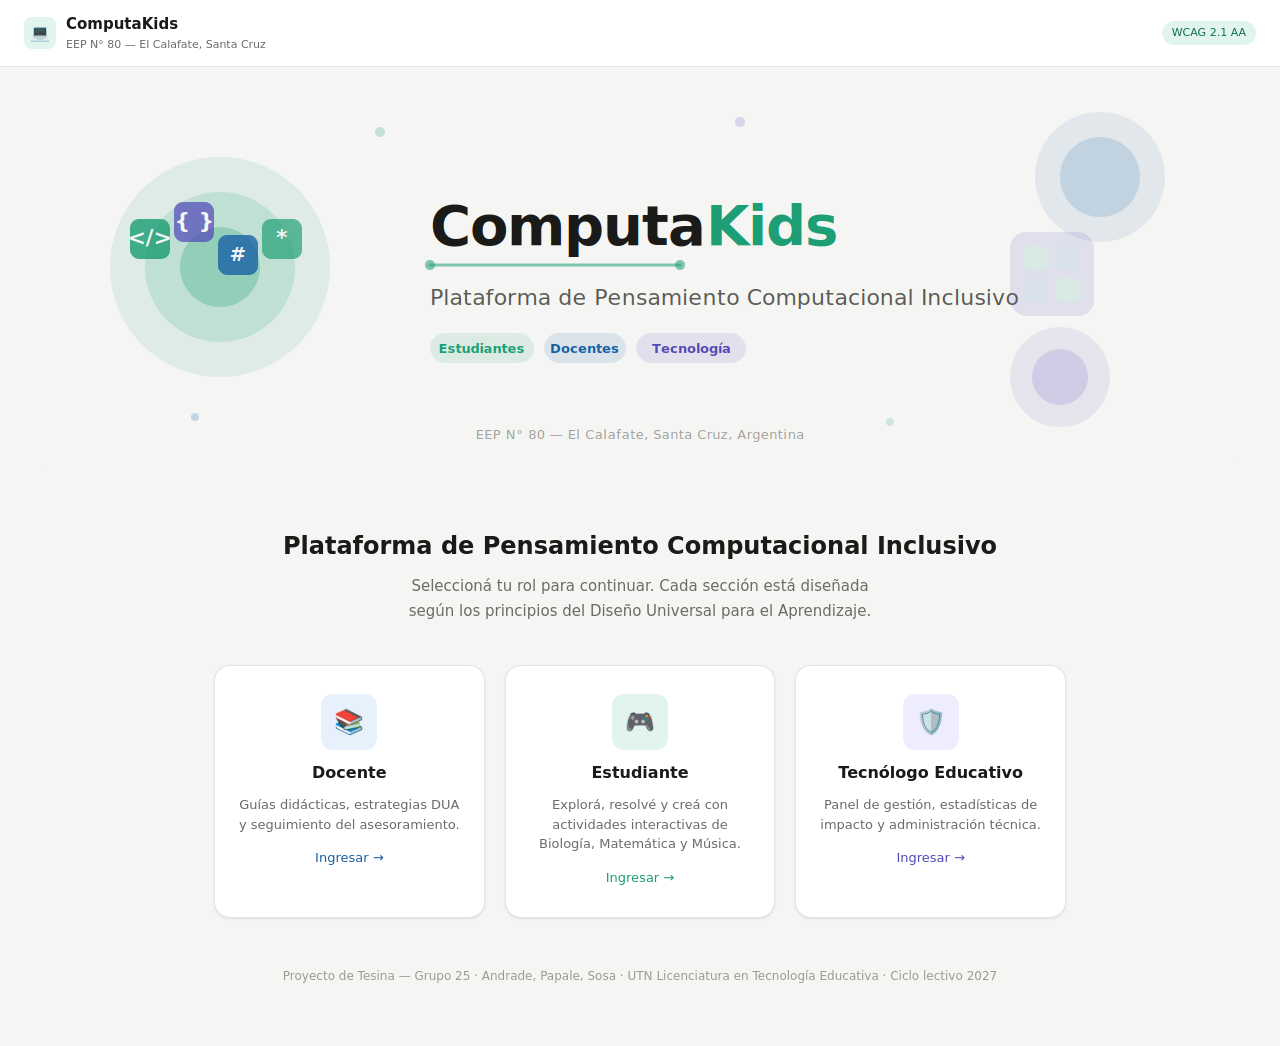
<file: index.html>
<!DOCTYPE html>
<html lang="es">
<head>
  <meta charset="UTF-8">
  <meta name="viewport" content="width=device-width, initial-scale=1.0">
  <title>ComputaKids — EEP N° 80 El Calafate</title>
  <link rel="stylesheet" href="css/main.css">
</head>
<body>

  <nav class="navbar" role="banner">
    <div class="nav-logo">
      <div class="logo-icon" aria-hidden="true">💻</div>
      <div>
        <div class="nav-title">ComputaKids</div>
        <div class="nav-sub">EEP N° 80 — El Calafate, Santa Cruz</div>
      </div>
    </div>
    <span class="nav-badge" aria-label="Cumple estándar de accesibilidad WCAG 2.1 nivel AA">WCAG 2.1 AA</span>
  </nav>

  <div style="padding:0 24px 24px;">
    <img src="assets/computakids-banner.png"
         alt="ComputaKids - Plataforma de Pensamiento Computacional Inclusivo"
         style="width:100%;max-width:1200px;display:block;margin:0 auto;border-radius:12px;">
  </div>

  <main class="main-container" role="main">
    <div class="hero">
      <h1>Plataforma de Pensamiento Computacional Inclusivo</h1>
      <p class="hero-sub">Seleccioná tu rol para continuar. Cada sección está diseñada según los principios del Diseño Universal para el Aprendizaje.</p>
    </div>

    <div class="roles-grid" role="list" aria-label="Selección de rol">

      <a href="docente.html" class="role-card role-docente" role="listitem" aria-label="Ingresar como docente">
        <div class="role-icon icon-blue" aria-hidden="true">📚</div>
        <h2>Docente</h2>
        <p>Guías didácticas, estrategias DUA y seguimiento del asesoramiento.</p>
        <span class="role-cta">Ingresar →</span>
      </a>

      <a href="estudiante.html" class="role-card role-estudiante" role="listitem" aria-label="Ingresar como estudiante">
        <div class="role-icon icon-teal" aria-hidden="true">🎮</div>
        <h2>Estudiante</h2>
        <p>Explorá, resolvé y creá con actividades interactivas de Biología, Matemática y Música.</p>
        <span class="role-cta">Ingresar →</span>
      </a>

      <a href="tecnologo.html" class="role-card role-tecnologo" role="listitem" aria-label="Ingresar como tecnólogo educativo">
        <div class="role-icon icon-purple" aria-hidden="true">🛡️</div>
        <h2>Tecnólogo Educativo</h2>
        <p>Panel de gestión, estadísticas de impacto y administración técnica.</p>
        <span class="role-cta">Ingresar →</span>
      </a>

    </div>

    <footer class="site-footer" role="contentinfo">
      <p>Proyecto de Tesina — Grupo 25 · Andrade, Papale, Sosa · UTN Licenciatura en Tecnología Educativa · Ciclo lectivo 2027</p>
    </footer>
  </main>

</body>
</html>
</file>
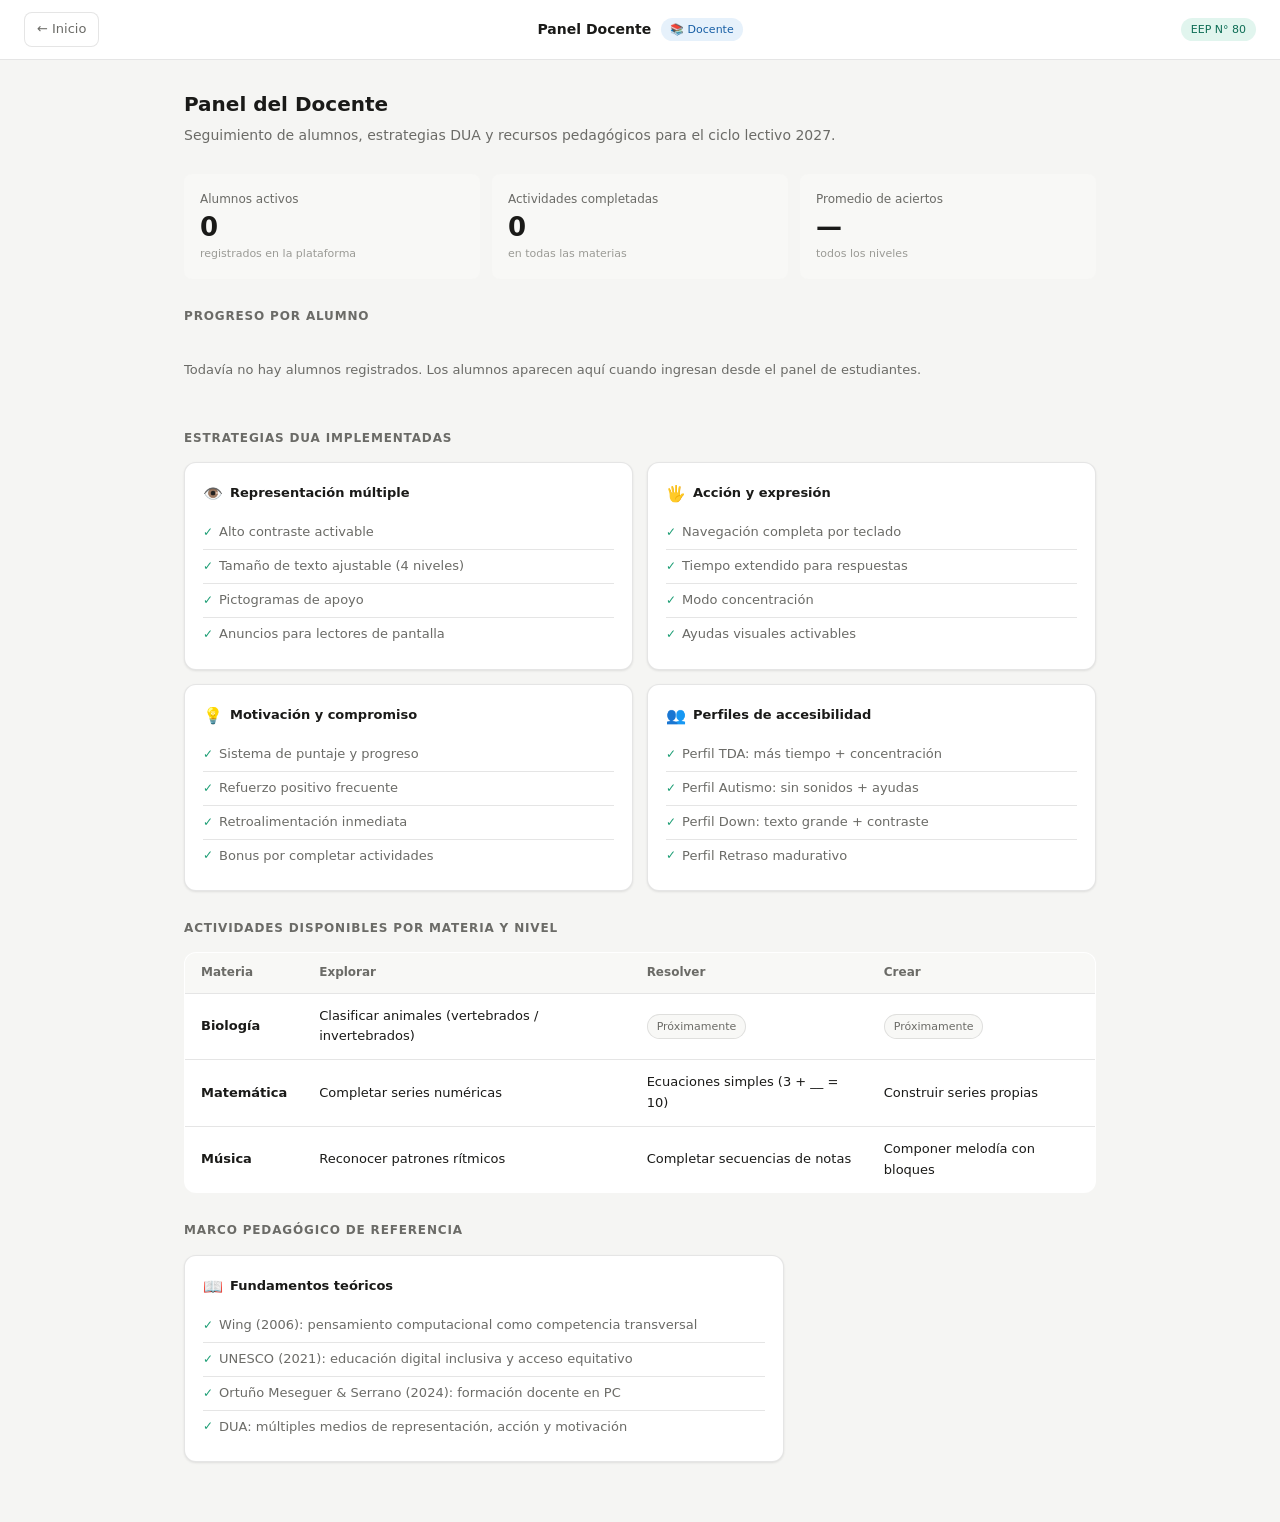
<file: docente.html>
<!DOCTYPE html>
<html lang="es">
<head>
  <meta charset="UTF-8">
  <meta name="viewport" content="width=device-width, initial-scale=1.0">
  <title>Panel Docente — ComputaKids</title>
  <link rel="stylesheet" href="css/main.css">
</head>
<body>

  <nav class="navbar" role="banner">
    <div class="nav-logo">
      <a href="index.html" class="nav-back" aria-label="Volver al inicio">← Inicio</a>
    </div>
    <div style="display:flex;align-items:center;gap:10px;">
      <span style="font-size:14px;font-weight:600;color:var(--color-text);">Panel Docente</span>
      <span class="badge badge-blue">📚 Docente</span>
    </div>
    <span class="nav-badge">EEP N° 80</span>
  </nav>

  <main class="panel-layout" role="main">

    <div class="panel-hero">
      <h1>Panel del Docente</h1>
      <p>Seguimiento de alumnos, estrategias DUA y recursos pedagógicos para el ciclo lectivo 2027.</p>
    </div>

    <!-- Stats -->
    <div class="stats-grid" aria-label="Estadísticas generales">
      <div class="stat-card">
        <div class="stat-label">Alumnos activos</div>
        <div class="stat-value" id="stat-total-alumnos">0</div>
        <div class="stat-sub">registrados en la plataforma</div>
      </div>
      <div class="stat-card">
        <div class="stat-label">Actividades completadas</div>
        <div class="stat-value" id="stat-actividades">0</div>
        <div class="stat-sub">en todas las materias</div>
      </div>
      <div class="stat-card">
        <div class="stat-label">Promedio de aciertos</div>
        <div class="stat-value" id="stat-promedio">—</div>
        <div class="stat-sub">todos los niveles</div>
      </div>
    </div>

    <!-- Tabla de progreso -->
    <div class="section-title">Progreso por alumno</div>
    <div id="tabla-container">
      <p style="font-size:13px;color:var(--color-text-muted);padding:20px 0;">
        Todavía no hay alumnos registrados. Los alumnos aparecen aquí cuando ingresan desde el panel de estudiantes.
      </p>
    </div>

    <!-- Estrategias DUA -->
    <div class="section-title">Estrategias DUA implementadas</div>
    <div class="cards-grid">

      <div class="info-card">
        <h3><span class="card-icon">👁️</span> Representación múltiple</h3>
        <div class="info-item">Alto contraste activable</div>
        <div class="info-item">Tamaño de texto ajustable (4 niveles)</div>
        <div class="info-item">Pictogramas de apoyo</div>
        <div class="info-item">Anuncios para lectores de pantalla</div>
      </div>

      <div class="info-card">
        <h3><span class="card-icon">🖐️</span> Acción y expresión</h3>
        <div class="info-item">Navegación completa por teclado</div>
        <div class="info-item">Tiempo extendido para respuestas</div>
        <div class="info-item">Modo concentración</div>
        <div class="info-item">Ayudas visuales activables</div>
      </div>

      <div class="info-card">
        <h3><span class="card-icon">💡</span> Motivación y compromiso</h3>
        <div class="info-item">Sistema de puntaje y progreso</div>
        <div class="info-item">Refuerzo positivo frecuente</div>
        <div class="info-item">Retroalimentación inmediata</div>
        <div class="info-item">Bonus por completar actividades</div>
      </div>

      <div class="info-card">
        <h3><span class="card-icon">👥</span> Perfiles de accesibilidad</h3>
        <div class="info-item">Perfil TDA: más tiempo + concentración</div>
        <div class="info-item">Perfil Autismo: sin sonidos + ayudas</div>
        <div class="info-item">Perfil Down: texto grande + contraste</div>
        <div class="info-item">Perfil Retraso madurativo</div>
      </div>

    </div>

    <!-- Contenidos por materia -->
    <div class="section-title">Actividades disponibles por materia y nivel</div>
    <table class="data-table" aria-label="Tabla de contenidos por materia">
      <thead>
        <tr>
          <th>Materia</th>
          <th>Explorar</th>
          <th>Resolver</th>
          <th>Crear</th>
        </tr>
      </thead>
      <tbody>
        <tr>
          <td><strong>Biología</strong></td>
          <td>Clasificar animales (vertebrados / invertebrados)</td>
          <td><span class="badge badge-gray">Próximamente</span></td>
          <td><span class="badge badge-gray">Próximamente</span></td>
        </tr>
        <tr>
          <td><strong>Matemática</strong></td>
          <td>Completar series numéricas</td>
          <td>Ecuaciones simples (3 + __ = 10)</td>
          <td>Construir series propias</td>
        </tr>
        <tr>
          <td><strong>Música</strong></td>
          <td>Reconocer patrones rítmicos</td>
          <td>Completar secuencias de notas</td>
          <td>Componer melodía con bloques</td>
        </tr>
      </tbody>
    </table>

    <!-- Marco teórico referencia -->
    <div class="section-title">Marco pedagógico de referencia</div>
    <div class="info-card" style="max-width:600px;">
      <h3><span class="card-icon">📖</span> Fundamentos teóricos</h3>
      <div class="info-item">Wing (2006): pensamiento computacional como competencia transversal</div>
      <div class="info-item">UNESCO (2021): educación digital inclusiva y acceso equitativo</div>
      <div class="info-item">Ortuño Meseguer & Serrano (2024): formación docente en PC</div>
      <div class="info-item">DUA: múltiples medios de representación, acción y motivación</div>
    </div>

  </main>

  <script src="js/docente.js"></script>

</body>
</html>
</file>
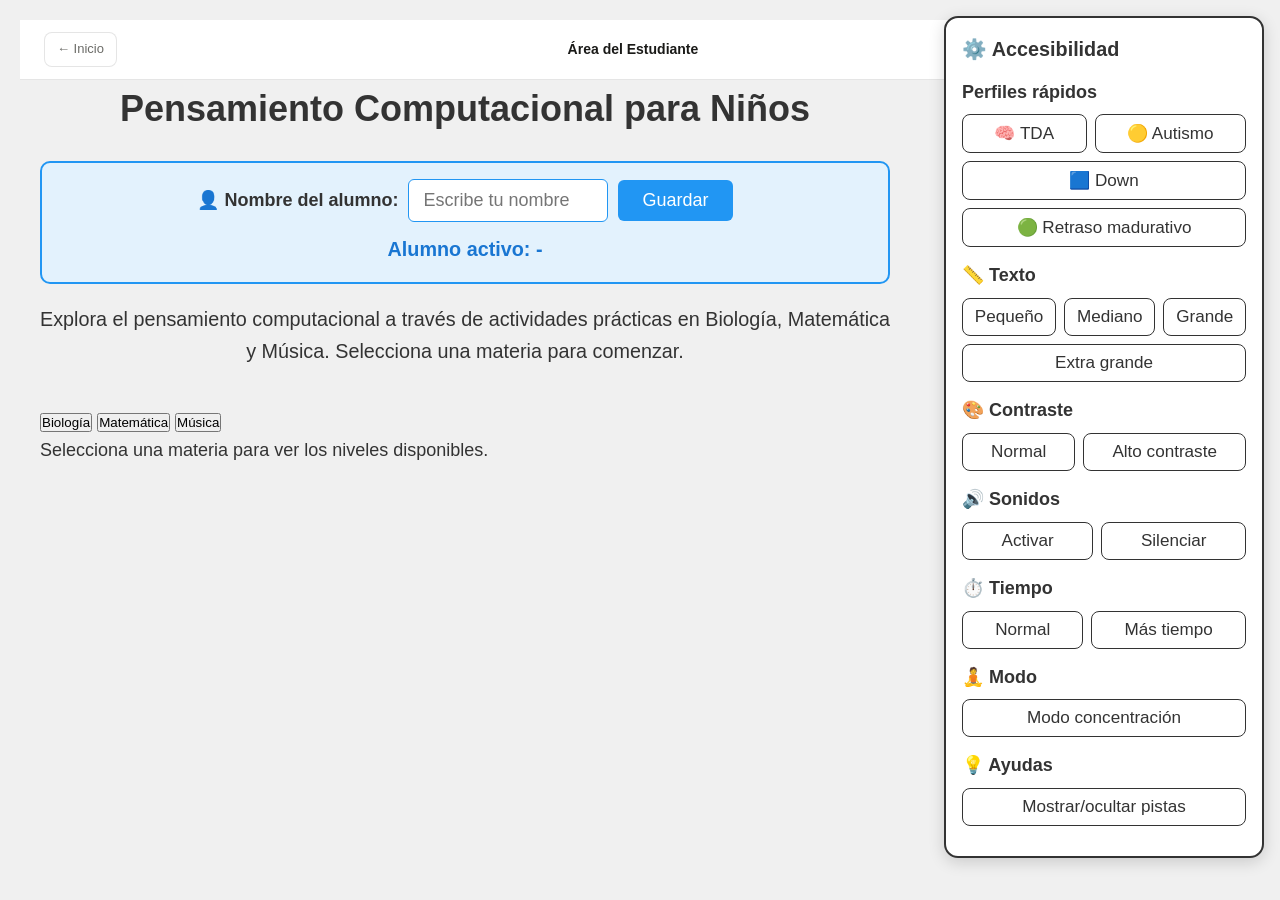
<file: estudiante.html>
<!DOCTYPE html>
<html lang="es">
<head>
    <meta charset="UTF-8">
    <meta name="viewport" content="width=device-width, initial-scale=1.0">
    <title>Pensamiento Computacional para Niños</title>
    <link rel="stylesheet" href="css/main.css">
  <link rel="stylesheet" href="css/styles.css">
</head>
<body>
  <nav class="navbar" role="banner">
    <div class="nav-logo"><a href="index.html" class="nav-back" aria-label="Volver al inicio">← Inicio</a></div>
    <div style="font-size:14px;font-weight:600;color:var(--color-text);">Área del Estudiante</div>
    <span class="badge badge-green">🎮 Estudiante</span>
  </nav>
    <div class="accessibility-panel" aria-label="Panel de accesibilidad" role="complementary">
        <h2>⚙️ Accesibilidad</h2>
        <div class="panel-section panel-profiles">
            <span class="panel-label">Perfiles rápidos</span>
            <div class="panel-buttons">
                <button type="button" data-perfil="tda">🧠 TDA</button>
                <button type="button" data-perfil="autismo">🟡 Autismo</button>
                <button type="button" data-perfil="down">🟦 Down</button>
                <button type="button" data-perfil="retraso">🟢 Retraso madurativo</button>
            </div>
        </div>
        <div class="panel-section">
            <span class="panel-label">📏 Texto</span>
            <div class="panel-buttons">
                <button type="button" data-texto="pequeno">Pequeño</button>
                <button type="button" data-texto="medio">Mediano</button>
                <button type="button" data-texto="grande">Grande</button>
                <button type="button" data-texto="extra">Extra grande</button>
            </div>
        </div>
        <div class="panel-section">
            <span class="panel-label">🎨 Contraste</span>
            <div class="panel-buttons">
                <button type="button" data-contraste="normal">Normal</button>
                <button type="button" data-contraste="alto">Alto contraste</button>
            </div>
        </div>
        <div class="panel-section">
            <span class="panel-label">🔊 Sonidos</span>
            <div class="panel-buttons">
                <button type="button" data-sonidos="activar">Activar</button>
                <button type="button" data-sonidos="silenciar">Silenciar</button>
            </div>
        </div>
        <div class="panel-section">
            <span class="panel-label">⏱️ Tiempo</span>
            <div class="panel-buttons">
                <button type="button" data-tiempo="normal">Normal</button>
                <button type="button" data-tiempo="mas">Más tiempo</button>
            </div>
        </div>
        <div class="panel-section">
            <span class="panel-label">🧘 Modo</span>
            <div class="panel-buttons">
                <button type="button" data-modo="concentracion">Modo concentración</button>
            </div>
        </div>
        <div class="panel-section">
            <span class="panel-label">💡 Ayudas</span>
            <div class="panel-buttons">
                <button type="button" data-ayudas="mostrar">Mostrar/ocultar pistas</button>
            </div>
        </div>
        <div id="anuncio-accesibilidad" aria-live="polite" aria-label="Anuncio de cambios de accesibilidad" class="sr-only"></div>
    </div>

    <div class="page-content">
        <h1>Pensamiento Computacional para Niños</h1>
        
        <!-- Panel de Alumno -->
        <div class="alumno-panel" role="region" aria-label="Gestión de perfil del alumno">
            <div class="alumno-input-group">
                <label for="input-alumno">👤 Nombre del alumno:</label>
                <input 
                    type="text" 
                    id="input-alumno" 
                    placeholder="Escribe tu nombre"
                    maxlength="30"
                    aria-label="Campo para ingresar nombre del alumno">
                <button id="btn-guardar-alumno" aria-label="Guardar nombre del alumno">Guardar</button>
            </div>
            <div id="alumno-activo-display" class="alumno-display">
                <span id="alumno-nombre">Alumno activo: -</span>
            </div>
        </div>

        <!-- Estadísticas -->
        <div class="estadisticas-panel" id="estadisticas-panel" style="display: none;" role="region" aria-label="Estadísticas de progreso">
            <div class="stats-row">
                <div class="stat-item">
                    <span class="stat-label">Puntaje:</span>
                    <span id="stat-puntaje" class="stat-value">0</span>
                </div>
                <div class="stat-item">
                    <span class="stat-label">Aciertos:</span>
                    <span id="stat-aciertos" class="stat-value">0</span>
                </div>
                <div class="stat-item">
                    <span class="stat-label">Intentos:</span>
                    <span id="stat-intentos" class="stat-value">0</span>
                </div>
            </div>
            <button id="btn-reiniciar-progreso" aria-label="Reiniciar todo el progreso">🔄 Reiniciar progreso</button>
        </div>

        <p class="intro-text">Explora el pensamiento computacional a través de actividades prácticas en Biología, Matemática y Música. Selecciona una materia para comenzar.</p>
        <div class="botones-materias" id="botones-materias">
        <button role="button" aria-label="Seleccionar materia Biología" onclick="seleccionarMateria('biologia', this)">Biología</button>
        <button role="button" aria-label="Seleccionar materia Matemática" onclick="seleccionarMateria('matematica', this)">Matemática</button>
        <button role="button" aria-label="Seleccionar materia Música" onclick="seleccionarMateria('musica', this)">Música</button>
    </div>
    <div class="botones-niveles" id="botones-niveles" style="display: none;">
        <button role="button" aria-label="Acceder al nivel Explorar" onclick="cargarNivel('explorar', this)">Explorar</button>
        <button role="button" aria-label="Acceder al nivel Resolver" onclick="cargarNivel('resolver', this)">Resolver</button>
        <button role="button" aria-label="Acceder al nivel Crear" onclick="cargarNivel('crear', this)">Crear</button>
    </div>
    <div id="contenedor-nivel" role="main" aria-label="Área principal donde se muestran los niveles pedagógicos">
        <p>Selecciona una materia para ver los niveles disponibles.</p>
    </div>
    </div>

    <script src="js/accesibilidad.js"></script>
    <script src="js/explorar.js"></script>
</body>
</html>
</file>
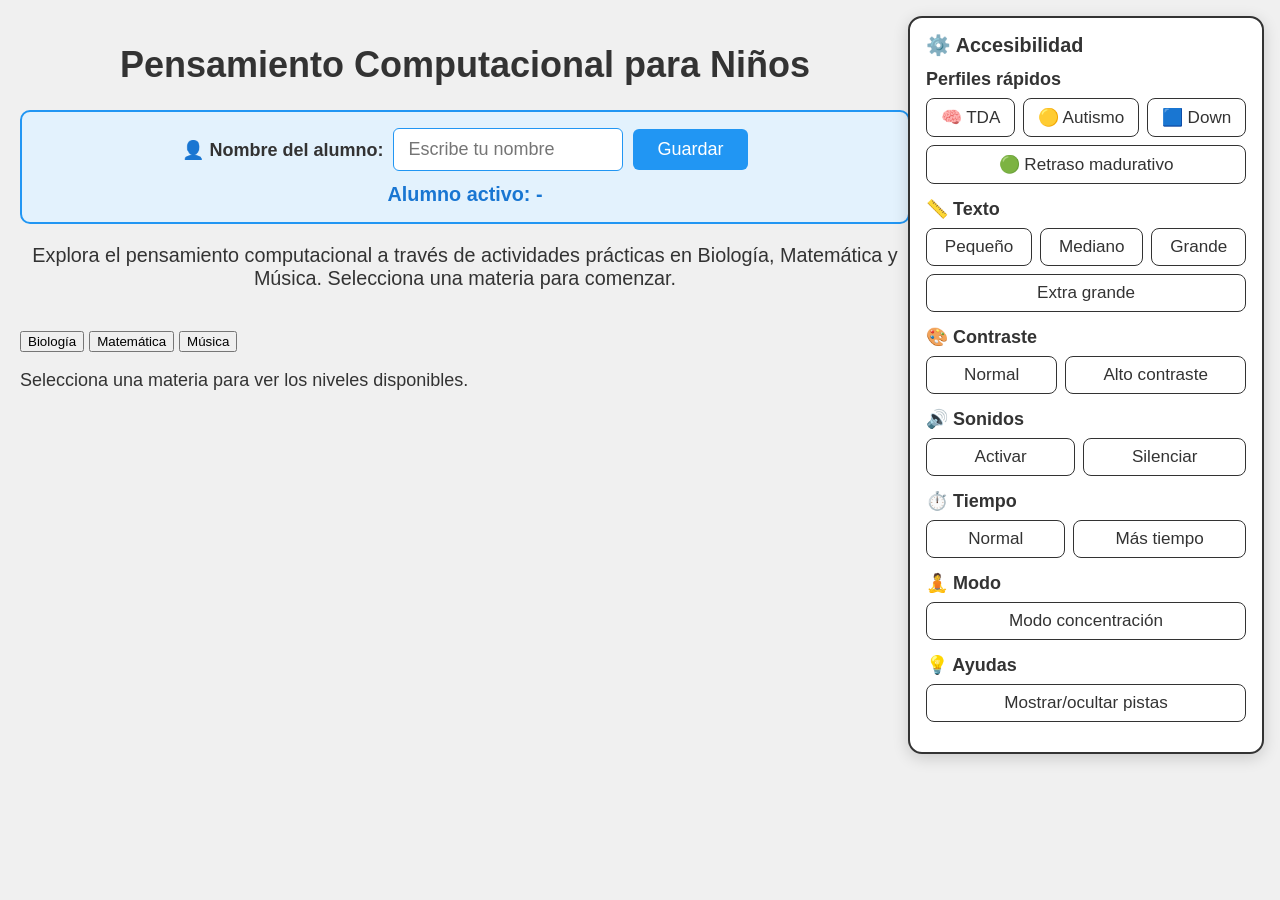
<file: index_old.html>
<!DOCTYPE html>
<html lang="es">
<head>
    <meta charset="UTF-8">
    <meta name="viewport" content="width=device-width, initial-scale=1.0">
    <title>Pensamiento Computacional para Niños</title>
    <link rel="stylesheet" href="css/styles.css">
</head>
<body>
    <div class="accessibility-panel" aria-label="Panel de accesibilidad" role="complementary">
        <h2>⚙️ Accesibilidad</h2>
        <div class="panel-section panel-profiles">
            <span class="panel-label">Perfiles rápidos</span>
            <div class="panel-buttons">
                <button type="button" data-perfil="tda">🧠 TDA</button>
                <button type="button" data-perfil="autismo">🟡 Autismo</button>
                <button type="button" data-perfil="down">🟦 Down</button>
                <button type="button" data-perfil="retraso">🟢 Retraso madurativo</button>
            </div>
        </div>
        <div class="panel-section">
            <span class="panel-label">📏 Texto</span>
            <div class="panel-buttons">
                <button type="button" data-texto="pequeno">Pequeño</button>
                <button type="button" data-texto="medio">Mediano</button>
                <button type="button" data-texto="grande">Grande</button>
                <button type="button" data-texto="extra">Extra grande</button>
            </div>
        </div>
        <div class="panel-section">
            <span class="panel-label">🎨 Contraste</span>
            <div class="panel-buttons">
                <button type="button" data-contraste="normal">Normal</button>
                <button type="button" data-contraste="alto">Alto contraste</button>
            </div>
        </div>
        <div class="panel-section">
            <span class="panel-label">🔊 Sonidos</span>
            <div class="panel-buttons">
                <button type="button" data-sonidos="activar">Activar</button>
                <button type="button" data-sonidos="silenciar">Silenciar</button>
            </div>
        </div>
        <div class="panel-section">
            <span class="panel-label">⏱️ Tiempo</span>
            <div class="panel-buttons">
                <button type="button" data-tiempo="normal">Normal</button>
                <button type="button" data-tiempo="mas">Más tiempo</button>
            </div>
        </div>
        <div class="panel-section">
            <span class="panel-label">🧘 Modo</span>
            <div class="panel-buttons">
                <button type="button" data-modo="concentracion">Modo concentración</button>
            </div>
        </div>
        <div class="panel-section">
            <span class="panel-label">💡 Ayudas</span>
            <div class="panel-buttons">
                <button type="button" data-ayudas="mostrar">Mostrar/ocultar pistas</button>
            </div>
        </div>
        <div id="anuncio-accesibilidad" aria-live="polite" aria-label="Anuncio de cambios de accesibilidad" class="sr-only"></div>
    </div>

    <div class="page-content">
        <h1>Pensamiento Computacional para Niños</h1>
        
        <!-- Panel de Alumno -->
        <div class="alumno-panel" role="region" aria-label="Gestión de perfil del alumno">
            <div class="alumno-input-group">
                <label for="input-alumno">👤 Nombre del alumno:</label>
                <input 
                    type="text" 
                    id="input-alumno" 
                    placeholder="Escribe tu nombre"
                    maxlength="30"
                    aria-label="Campo para ingresar nombre del alumno">
                <button id="btn-guardar-alumno" aria-label="Guardar nombre del alumno">Guardar</button>
            </div>
            <div id="alumno-activo-display" class="alumno-display">
                <span id="alumno-nombre">Alumno activo: -</span>
            </div>
        </div>

        <!-- Estadísticas -->
        <div class="estadisticas-panel" id="estadisticas-panel" style="display: none;" role="region" aria-label="Estadísticas de progreso">
            <div class="stats-row">
                <div class="stat-item">
                    <span class="stat-label">Puntaje:</span>
                    <span id="stat-puntaje" class="stat-value">0</span>
                </div>
                <div class="stat-item">
                    <span class="stat-label">Aciertos:</span>
                    <span id="stat-aciertos" class="stat-value">0</span>
                </div>
                <div class="stat-item">
                    <span class="stat-label">Intentos:</span>
                    <span id="stat-intentos" class="stat-value">0</span>
                </div>
            </div>
            <button id="btn-reiniciar-progreso" aria-label="Reiniciar todo el progreso">🔄 Reiniciar progreso</button>
        </div>

        <p class="intro-text">Explora el pensamiento computacional a través de actividades prácticas en Biología, Matemática y Música. Selecciona una materia para comenzar.</p>
        <div class="botones-materias" id="botones-materias">
        <button role="button" aria-label="Seleccionar materia Biología" onclick="seleccionarMateria('biologia', this)">Biología</button>
        <button role="button" aria-label="Seleccionar materia Matemática" onclick="seleccionarMateria('matematica', this)">Matemática</button>
        <button role="button" aria-label="Seleccionar materia Música" onclick="seleccionarMateria('musica', this)">Música</button>
    </div>
    <div class="botones-niveles" id="botones-niveles" style="display: none;">
        <button role="button" aria-label="Acceder al nivel Explorar" onclick="cargarNivel('explorar', this)">Explorar</button>
        <button role="button" aria-label="Acceder al nivel Resolver" onclick="cargarNivel('resolver', this)">Resolver</button>
        <button role="button" aria-label="Acceder al nivel Crear" onclick="cargarNivel('crear', this)">Crear</button>
    </div>
    <div id="contenedor-nivel" role="main" aria-label="Área principal donde se muestran los niveles pedagógicos">
        <p>Selecciona una materia para ver los niveles disponibles.</p>
    </div>
    </div>

    <script src="js/accesibilidad.js"></script>
    <script src="js/explorar.js"></script>
</body>
</html>
</file>
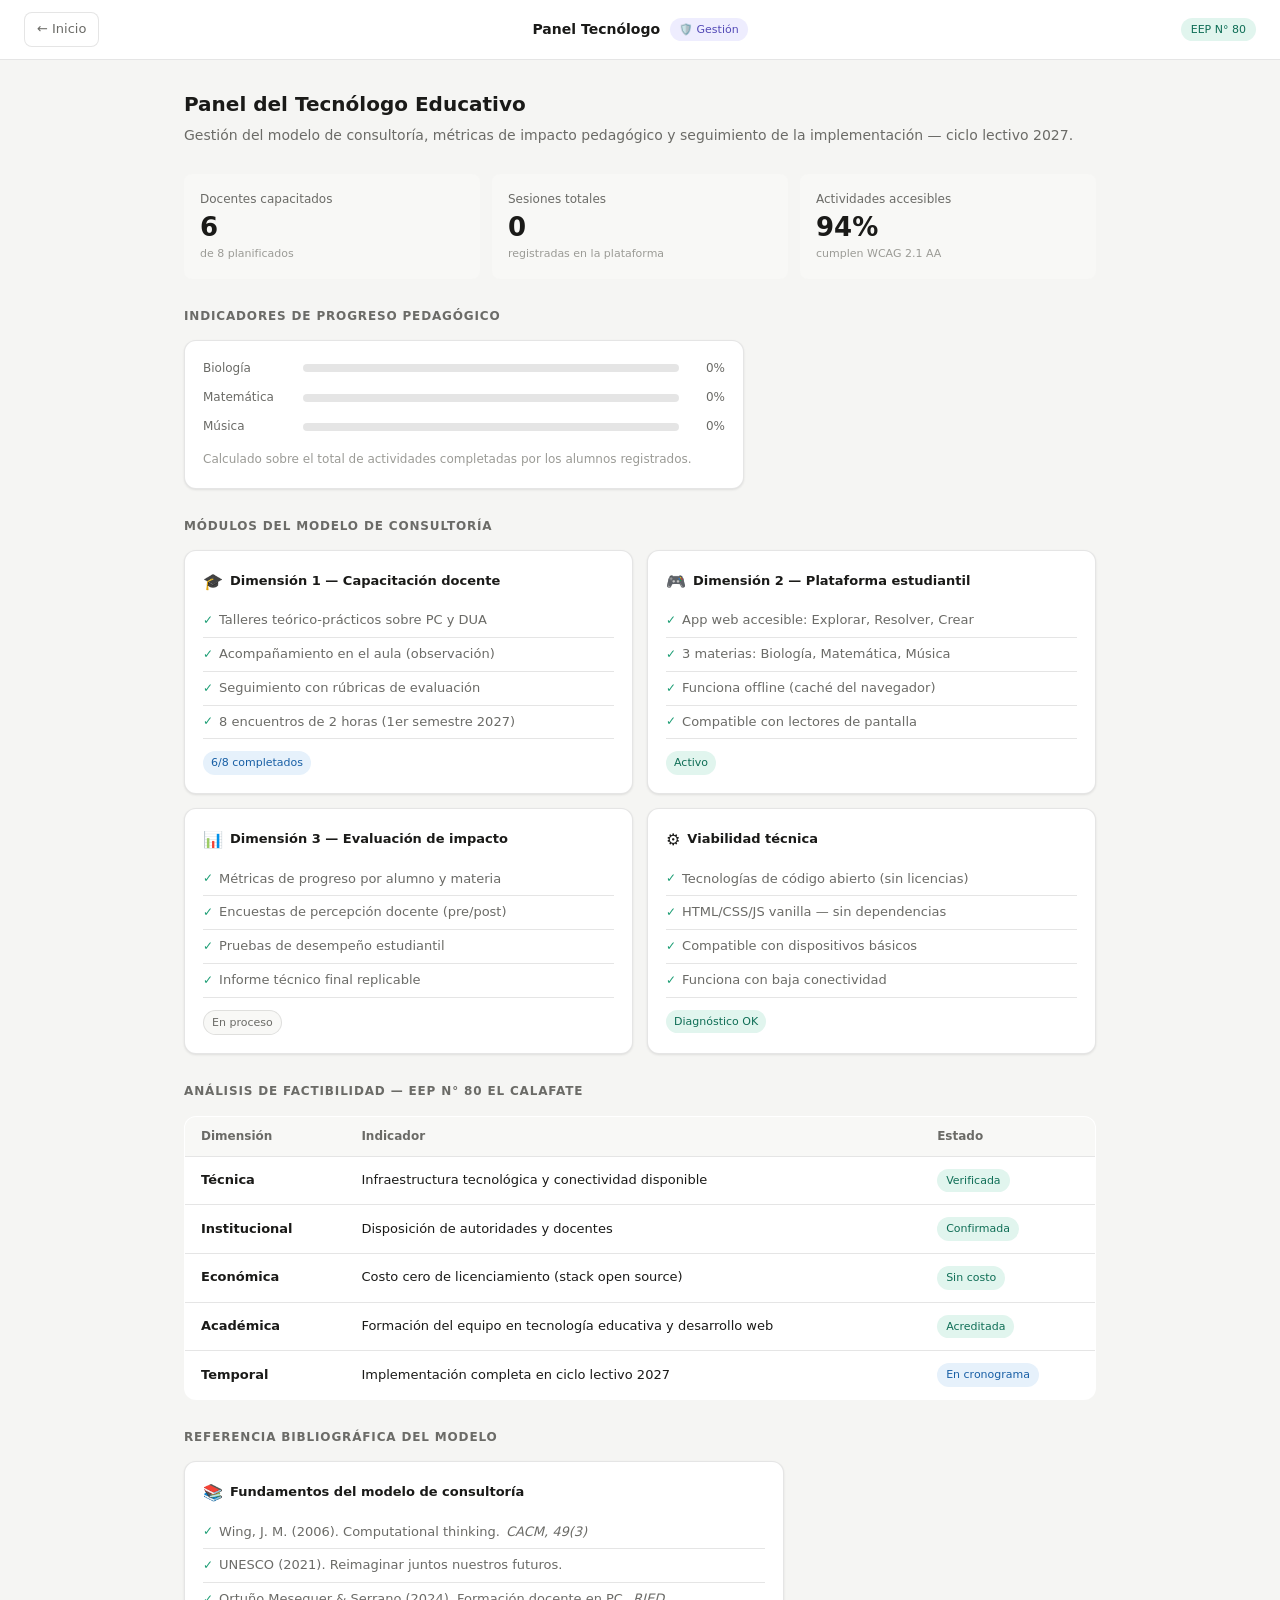
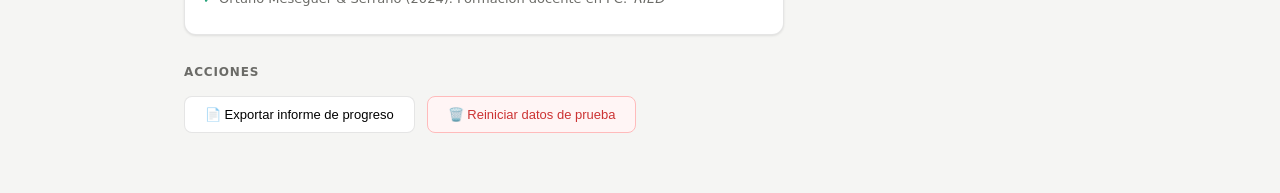
<file: tecnologo.html>
<!DOCTYPE html>
<html lang="es">
<head>
  <meta charset="UTF-8">
  <meta name="viewport" content="width=device-width, initial-scale=1.0">
  <title>Panel Tecnólogo Educativo — ComputaKids</title>
  <link rel="stylesheet" href="css/main.css">
</head>
<body>

  <nav class="navbar" role="banner">
    <div class="nav-logo">
      <a href="index.html" class="nav-back" aria-label="Volver al inicio">← Inicio</a>
    </div>
    <div style="display:flex;align-items:center;gap:10px;">
      <span style="font-size:14px;font-weight:600;color:var(--color-text);">Panel Tecnólogo</span>
      <span class="badge badge-purple">🛡️ Gestión</span>
    </div>
    <span class="nav-badge">EEP N° 80</span>
  </nav>

  <main class="panel-layout" role="main">

    <div class="panel-hero">
      <h1>Panel del Tecnólogo Educativo</h1>
      <p>Gestión del modelo de consultoría, métricas de impacto pedagógico y seguimiento de la implementación — ciclo lectivo 2027.</p>
    </div>

    <!-- Stats -->
    <div class="stats-grid" aria-label="Indicadores del proyecto">
      <div class="stat-card">
        <div class="stat-label">Docentes capacitados</div>
        <div class="stat-value" id="stat-docentes">6</div>
        <div class="stat-sub">de 8 planificados</div>
      </div>
      <div class="stat-card">
        <div class="stat-label">Sesiones totales</div>
        <div class="stat-value" id="stat-sesiones">0</div>
        <div class="stat-sub">registradas en la plataforma</div>
      </div>
      <div class="stat-card">
        <div class="stat-label">Actividades accesibles</div>
        <div class="stat-value">94%</div>
        <div class="stat-sub">cumplen WCAG 2.1 AA</div>
      </div>
    </div>

    <!-- Progreso por materia -->
    <div class="section-title">Indicadores de progreso pedagógico</div>
    <div class="info-card" style="max-width:560px;">
      <div id="barras-materia">
        <div class="bar-row">
          <span class="bar-label">Biología</span>
          <div class="bar-track"><div class="bar-fill bar-teal" id="bar-bio" style="width:0%"></div></div>
          <span class="bar-pct" id="pct-bio">0%</span>
        </div>
        <div class="bar-row">
          <span class="bar-label">Matemática</span>
          <div class="bar-track"><div class="bar-fill bar-blue" id="bar-mat" style="width:0%"></div></div>
          <span class="bar-pct" id="pct-mat">0%</span>
        </div>
        <div class="bar-row">
          <span class="bar-label">Música</span>
          <div class="bar-track"><div class="bar-fill bar-purple" id="bar-mus" style="width:0%"></div></div>
          <span class="bar-pct" id="pct-mus">0%</span>
        </div>
      </div>
      <p style="font-size:12px;color:var(--color-text-hint);margin-top:14px;">
        Calculado sobre el total de actividades completadas por los alumnos registrados.
      </p>
    </div>

    <!-- Módulos de gestión -->
    <div class="section-title">Módulos del modelo de consultoría</div>
    <div class="cards-grid">

      <div class="info-card">
        <h3><span class="card-icon">🎓</span> Dimensión 1 — Capacitación docente</h3>
        <div class="info-item">Talleres teórico-prácticos sobre PC y DUA</div>
        <div class="info-item">Acompañamiento en el aula (observación)</div>
        <div class="info-item">Seguimiento con rúbricas de evaluación</div>
        <div class="info-item">8 encuentros de 2 horas (1er semestre 2027)</div>
        <span class="card-badge badge badge-blue">6/8 completados</span>
      </div>

      <div class="info-card">
        <h3><span class="card-icon">🎮</span> Dimensión 2 — Plataforma estudiantil</h3>
        <div class="info-item">App web accesible: Explorar, Resolver, Crear</div>
        <div class="info-item">3 materias: Biología, Matemática, Música</div>
        <div class="info-item">Funciona offline (caché del navegador)</div>
        <div class="info-item">Compatible con lectores de pantalla</div>
        <span class="card-badge badge badge-green">Activo</span>
      </div>

      <div class="info-card">
        <h3><span class="card-icon">📊</span> Dimensión 3 — Evaluación de impacto</h3>
        <div class="info-item">Métricas de progreso por alumno y materia</div>
        <div class="info-item">Encuestas de percepción docente (pre/post)</div>
        <div class="info-item">Pruebas de desempeño estudiantil</div>
        <div class="info-item">Informe técnico final replicable</div>
        <span class="card-badge badge badge-gray">En proceso</span>
      </div>

      <div class="info-card">
        <h3><span class="card-icon">⚙️</span> Viabilidad técnica</h3>
        <div class="info-item">Tecnologías de código abierto (sin licencias)</div>
        <div class="info-item">HTML/CSS/JS vanilla — sin dependencias</div>
        <div class="info-item">Compatible con dispositivos básicos</div>
        <div class="info-item">Funciona con baja conectividad</div>
        <span class="card-badge badge badge-green">Diagnóstico OK</span>
      </div>

    </div>

    <!-- Factibilidad -->
    <div class="section-title">Análisis de factibilidad — EEP N° 80 El Calafate</div>
    <table class="data-table" aria-label="Tabla de factibilidad del proyecto">
      <thead>
        <tr>
          <th>Dimensión</th>
          <th>Indicador</th>
          <th>Estado</th>
        </tr>
      </thead>
      <tbody>
        <tr>
          <td><strong>Técnica</strong></td>
          <td>Infraestructura tecnológica y conectividad disponible</td>
          <td><span class="badge badge-green">Verificada</span></td>
        </tr>
        <tr>
          <td><strong>Institucional</strong></td>
          <td>Disposición de autoridades y docentes</td>
          <td><span class="badge badge-green">Confirmada</span></td>
        </tr>
        <tr>
          <td><strong>Económica</strong></td>
          <td>Costo cero de licenciamiento (stack open source)</td>
          <td><span class="badge badge-green">Sin costo</span></td>
        </tr>
        <tr>
          <td><strong>Académica</strong></td>
          <td>Formación del equipo en tecnología educativa y desarrollo web</td>
          <td><span class="badge badge-green">Acreditada</span></td>
        </tr>
        <tr>
          <td><strong>Temporal</strong></td>
          <td>Implementación completa en ciclo lectivo 2027</td>
          <td><span class="badge badge-blue">En cronograma</span></td>
        </tr>
      </tbody>
    </table>

    <!-- Marco referencia -->
    <div class="section-title">Referencia bibliográfica del modelo</div>
    <div class="info-card" style="max-width:600px;">
      <h3><span class="card-icon">📚</span> Fundamentos del modelo de consultoría</h3>
      <div class="info-item">Wing, J. M. (2006). Computational thinking. <em>CACM, 49(3)</em></div>
      <div class="info-item">UNESCO (2021). Reimaginar juntos nuestros futuros.</div>
      <div class="info-item">Ortuño Meseguer & Serrano (2024). Formación docente en PC. <em>RIED</em></div>
    </div>

    <!-- Exportar informe -->
    <div class="section-title">Acciones</div>
    <div style="display:flex;gap:12px;flex-wrap:wrap;">
      <button onclick="exportarInforme()" style="padding:10px 20px;font-size:13px;border-radius:var(--radius-md);border:0.5px solid var(--color-gray-border);background:var(--color-bg);cursor:pointer;font-weight:500;">
        📄 Exportar informe de progreso
      </button>
      <button onclick="resetearDatos()" style="padding:10px 20px;font-size:13px;border-radius:var(--radius-md);border:0.5px solid #ffbbbb;background:#fff5f5;color:#cc3333;cursor:pointer;">
        🗑️ Reiniciar datos de prueba
      </button>
    </div>

  </main>

  <script src="js/tecnologo.js"></script>

</body>
</html>
</file>
<file: css/main.css>
/* =============================================
   ComputaKids — Estilos principales
   EEP N° 80 El Calafate · Grupo 25 UTN
   ============================================= */

:root {
  --color-teal: #1D9E75;
  --color-teal-light: #E1F5EE;
  --color-teal-mid: #5DCAA5;
  --color-blue: #185FA5;
  --color-blue-light: #E6F1FB;
  --color-blue-mid: #378ADD;
  --color-purple: #534AB7;
  --color-purple-light: #EEEDFE;
  --color-purple-mid: #7F77DD;
  --color-gray-bg: #F5F5F3;
  --color-gray-border: rgba(0,0,0,0.1);
  --color-gray-border-mid: rgba(0,0,0,0.18);
  --color-text: #1a1a18;
  --color-text-muted: #6b6b67;
  --color-text-hint: #9b9b96;
  --color-bg: #ffffff;
  --color-surface: #f8f8f6;
  --radius-md: 8px;
  --radius-lg: 12px;
  --radius-xl: 16px;
  --shadow-card: 0 1px 3px rgba(0,0,0,0.06), 0 1px 2px rgba(0,0,0,0.04);
  --font: 'Segoe UI', system-ui, -apple-system, sans-serif;
}

*, *::before, *::after { box-sizing: border-box; margin: 0; padding: 0; }

html { font-size: 16px; }
body {
  font-family: var(--font);
  background: var(--color-gray-bg);
  color: var(--color-text);
  line-height: 1.6;
  min-height: 100vh;
}

/* ── Navbar ── */
.navbar {
  background: var(--color-bg);
  border-bottom: 0.5px solid var(--color-gray-border);
  padding: 12px 24px;
  display: flex;
  align-items: center;
  justify-content: space-between;
  position: sticky;
  top: 0;
  z-index: 100;
}
.nav-logo { display: flex; align-items: center; gap: 10px; }
.logo-icon {
  width: 32px; height: 32px;
  background: var(--color-teal-light);
  border-radius: var(--radius-md);
  display: flex; align-items: center; justify-content: center;
  font-size: 16px;
}
.nav-title { font-size: 15px; font-weight: 600; color: var(--color-text); }
.nav-sub { font-size: 11px; color: var(--color-text-muted); }
.nav-badge {
  font-size: 11px;
  background: var(--color-teal-light);
  color: #0F6E56;
  padding: 3px 10px;
  border-radius: 20px;
  font-weight: 500;
}
.nav-back {
  display: flex; align-items: center; gap: 6px;
  font-size: 13px; color: var(--color-text-muted);
  text-decoration: none;
  padding: 6px 12px;
  border: 0.5px solid var(--color-gray-border);
  border-radius: var(--radius-md);
  background: var(--color-bg);
  transition: background 0.15s;
}
.nav-back:hover { background: var(--color-surface); color: var(--color-text); }

/* ── Index: Hero ── */
.main-container { max-width: 900px; margin: 0 auto; padding: 40px 24px 60px; }
.hero { text-align: center; margin-bottom: 40px; }
.hero h1 { font-size: 24px; font-weight: 600; color: var(--color-text); margin-bottom: 12px; line-height: 1.3; }
.hero-sub { font-size: 15px; color: var(--color-text-muted); max-width: 500px; margin: 0 auto; line-height: 1.7; }

/* ── Index: Roles grid ── */
.roles-grid {
  display: grid;
  grid-template-columns: repeat(3, 1fr);
  gap: 20px;
  margin-bottom: 48px;
}
.role-card {
  background: var(--color-bg);
  border: 0.5px solid var(--color-gray-border);
  border-radius: var(--radius-xl);
  padding: 28px 20px;
  text-align: center;
  text-decoration: none;
  color: inherit;
  display: flex; flex-direction: column; align-items: center;
  gap: 10px;
  transition: transform 0.15s, box-shadow 0.15s, border-color 0.15s;
  box-shadow: var(--shadow-card);
}
.role-card:hover { transform: translateY(-2px); box-shadow: 0 4px 12px rgba(0,0,0,0.08); }
.role-docente:hover { border-color: var(--color-blue-mid); }
.role-estudiante:hover { border-color: var(--color-teal-mid); }
.role-tecnologo:hover { border-color: var(--color-purple-mid); }
.role-icon {
  width: 56px; height: 56px;
  border-radius: var(--radius-lg);
  display: flex; align-items: center; justify-content: center;
  font-size: 24px;
}
.icon-blue { background: var(--color-blue-light); }
.icon-teal { background: var(--color-teal-light); }
.icon-purple { background: var(--color-purple-light); }
.role-card h2 { font-size: 16px; font-weight: 600; color: var(--color-text); }
.role-card p { font-size: 13px; color: var(--color-text-muted); line-height: 1.5; }
.role-cta { font-size: 13px; font-weight: 500; color: var(--color-text-hint); margin-top: 4px; }
.role-docente .role-cta { color: var(--color-blue); }
.role-estudiante .role-cta { color: var(--color-teal); }
.role-tecnologo .role-cta { color: var(--color-purple); }

/* ── Footer ── */
.site-footer { text-align: center; }
.site-footer p { font-size: 12px; color: var(--color-text-hint); line-height: 1.7; }

/* ── Panel layout (docente / tecnologo) ── */
.panel-layout { max-width: 960px; margin: 0 auto; padding: 28px 24px 60px; }
.panel-hero { margin-bottom: 28px; }
.panel-hero h1 { font-size: 20px; font-weight: 600; color: var(--color-text); margin-bottom: 4px; }
.panel-hero p { font-size: 14px; color: var(--color-text-muted); }

/* ── Stats grid ── */
.stats-grid { display: grid; grid-template-columns: repeat(3, 1fr); gap: 12px; margin-bottom: 28px; }
.stat-card { background: var(--color-surface); border-radius: var(--radius-md); padding: 16px; }
.stat-label { font-size: 12px; color: var(--color-text-muted); margin-bottom: 4px; }
.stat-value { font-size: 26px; font-weight: 600; color: var(--color-text); line-height: 1.1; }
.stat-sub { font-size: 11px; color: var(--color-text-hint); margin-top: 3px; }

/* ── Section title ── */
.section-title {
  font-size: 12px; font-weight: 600;
  color: var(--color-text-muted);
  text-transform: uppercase;
  letter-spacing: 0.07em;
  margin-bottom: 14px;
  margin-top: 28px;
}

/* ── Table ── */
.data-table {
  width: 100%;
  border: 0.5px solid var(--color-gray-border);
  border-radius: var(--radius-lg);
  overflow: hidden;
  border-collapse: collapse;
  background: var(--color-bg);
}
.data-table th {
  background: var(--color-surface);
  font-size: 12px; font-weight: 600;
  color: var(--color-text-muted);
  padding: 10px 16px;
  text-align: left;
  border-bottom: 0.5px solid var(--color-gray-border);
}
.data-table td {
  font-size: 13px; color: var(--color-text);
  padding: 12px 16px;
  border-bottom: 0.5px solid var(--color-gray-border);
  vertical-align: middle;
}
.data-table tr:last-child td { border-bottom: none; }
.data-table tbody tr:hover { background: var(--color-surface); }

/* ── Progress bar ── */
.progress-bar {
  height: 6px;
  background: var(--color-gray-border);
  border-radius: 3px;
  overflow: hidden;
  min-width: 80px;
}
.progress-fill { height: 100%; background: var(--color-teal); border-radius: 3px; transition: width 0.4s ease; }

/* ── Badges ── */
.badge {
  display: inline-block;
  font-size: 11px; font-weight: 500;
  padding: 3px 9px;
  border-radius: 20px;
}
.badge-green { background: var(--color-teal-light); color: #0F6E56; }
.badge-blue { background: var(--color-blue-light); color: #185FA5; }
.badge-gray { background: var(--color-surface); color: var(--color-text-muted); border: 0.5px solid var(--color-gray-border); }
.badge-purple { background: var(--color-purple-light); color: var(--color-purple); }

/* ── Cards grid ── */
.cards-grid { display: grid; grid-template-columns: 1fr 1fr; gap: 14px; }
.info-card {
  background: var(--color-bg);
  border: 0.5px solid var(--color-gray-border);
  border-radius: var(--radius-lg);
  padding: 18px;
  box-shadow: var(--shadow-card);
}
.info-card h3 {
  font-size: 13px; font-weight: 600;
  color: var(--color-text);
  margin-bottom: 10px;
  display: flex; align-items: center; gap: 7px;
}
.info-card h3 .card-icon { font-size: 16px; }
.info-item {
  font-size: 13px; color: var(--color-text-muted);
  padding: 6px 0;
  border-bottom: 0.5px solid var(--color-gray-border);
  display: flex; align-items: center; gap: 6px;
}
.info-item:last-child { border-bottom: none; }
.info-item::before { content: '✓'; color: var(--color-teal); font-size: 12px; flex-shrink: 0; }
.card-badge { font-size: 11px; margin-top: 12px; display: inline-block; padding: 3px 8px; border-radius: 20px; }

/* ── Bar chart ── */
.bar-row { display: flex; align-items: center; gap: 10px; margin-bottom: 10px; }
.bar-label { font-size: 12px; color: var(--color-text-muted); width: 90px; flex-shrink: 0; }
.bar-track { flex: 1; height: 8px; background: var(--color-gray-border); border-radius: 4px; overflow: hidden; }
.bar-fill { height: 100%; border-radius: 4px; transition: width 0.5s ease; }
.bar-teal { background: var(--color-teal); }
.bar-blue { background: var(--color-blue-mid); }
.bar-purple { background: var(--color-purple-mid); }
.bar-pct { font-size: 12px; color: var(--color-text-muted); min-width: 36px; text-align: right; }

/* ── Responsive ── */
@media (max-width: 640px) {
  .roles-grid { grid-template-columns: 1fr; }
  .stats-grid { grid-template-columns: 1fr 1fr; }
  .cards-grid { grid-template-columns: 1fr; }
  .hero h1 { font-size: 20px; }
}

/* ── Alto contraste ── */
body.alto-contraste {
  --color-text: #000000;
  --color-bg: #ffffff;
  --color-surface: #f0f0f0;
  --color-gray-border: rgba(0,0,0,0.3);
  background: #ffffff;
}
body.alto-contraste .role-card,
body.alto-contraste .info-card,
body.alto-contraste .data-table {
  border-color: #000000;
  border-width: 1.5px;
}
</file>
<file: css/styles.css>
:root {
    --bg: #f0f0f0;
    --text: #333;
    --panel-bg: #ffffff;
    --panel-border: #333333;
    --button-bg: #4CAF50;
    --button-text: #ffffff;
    --button-hover: #45a049;
    --selected-bg: #2196F3;
    --selected-text: #ffffff;
}

html {
    font-size: 18px;
}

body {
    font-family: Arial, sans-serif;
    margin: 0;
    padding: 20px;
    background-color: var(--bg);
    color: var(--text);
}

body.high-contrast {
    background-color: #000;
    color: #fff;
}

body.high-contrast .accessibility-panel,
body.high-contrast #contenedor-nivel,
body.high-contrast .botones-materias button,
body.high-contrast .botones-niveles button,
body.high-contrast .activity-controls button,
body.high-contrast .panel-section button {
    background-color: #000;
    color: #fff;
    border-color: #fff;
}

body.focus-mode .intro-text {
    display: none;
}

body.help-visible button {
    box-shadow: 0 0 0 3px rgba(255, 193, 7, 0.35);
}

body.show-pictograms .activity-title::before {
    content: '💡 ';
}

.accessibility-panel {
    position: fixed;
    top: 16px;
    right: 16px;
    width: 320px;
    background-color: var(--panel-bg);
    color: var(--text);
    border: 2px solid var(--panel-border);
    border-radius: 14px;
    padding: 16px;
    box-shadow: 0 4px 16px rgba(0, 0, 0, 0.16);
    z-index: 1000;
    max-height: calc(100vh - 32px);
    overflow-y: auto;
}

.accessibility-panel h2 {
    margin: 0 0 12px;
    font-size: 1.1rem;
}

.panel-section {
    margin-bottom: 14px;
}

.panel-label {
    display: block;
    margin-bottom: 8px;
    font-weight: bold;
}

.panel-buttons {
    display: flex;
    flex-wrap: wrap;
    gap: 8px;
}

.panel-buttons button {
    flex: 1 1 auto;
    padding: 8px 10px;
    font-size: 0.95rem;
    border: 1px solid #333;
    background-color: #fff;
    color: #333;
    border-radius: 8px;
    cursor: pointer;
}

.panel-buttons button.active,
.panel-buttons button:focus {
    background-color: var(--selected-bg);
    color: var(--selected-text);
    border-color: var(--selected-bg);
}

.sr-only {
    position: absolute;
    width: 1px;
    height: 1px;
    padding: 0;
    margin: -1px;
    overflow: hidden;
    clip: rect(0, 0, 0, 0);
    white-space: nowrap;
    border: 0;
}

.page-content {
    max-width: 1200px;
    margin: 0 auto;
    padding-right: 350px;
}

.intro-text {
    text-align: center;
    font-size: 1.1rem;
    margin-bottom: 40px;
}

h1 {
    text-align: center;
    margin-bottom: 24px;
}

/* Panel de Alumno */
.alumno-panel {
    background-color: #e3f2fd;
    border: 2px solid #2196F3;
    border-radius: 10px;
    padding: 16px;
    margin-bottom: 20px;
    text-align: center;
}

.alumno-input-group {
    display: flex;
    gap: 10px;
    justify-content: center;
    align-items: center;
    flex-wrap: wrap;
    margin-bottom: 12px;
}

.alumno-input-group label {
    font-weight: bold;
    font-size: 1rem;
}

.alumno-input-group input {
    padding: 10px 14px;
    font-size: 1rem;
    border: 1px solid #2196F3;
    border-radius: 6px;
    width: 200px;
    max-width: 100%;
}

.alumno-input-group input:focus {
    outline: 3px solid #2196F3;
    outline-offset: 2px;
}

#btn-guardar-alumno {
    padding: 10px 24px;
    font-size: 1rem;
    background-color: #2196F3;
    color: white;
    border: none;
    border-radius: 6px;
    cursor: pointer;
}

#btn-guardar-alumno:hover {
    background-color: #1976D2;
}

.alumno-display {
    font-weight: bold;
    font-size: 1.1rem;
    color: #1976D2;
}

/* Panel de Estadísticas */
.estadisticas-panel {
    background-color: #f3e5f5;
    border: 2px solid #9C27B0;
    border-radius: 10px;
    padding: 16px;
    margin-bottom: 20px;
}

.stats-row {
    display: flex;
    justify-content: center;
    gap: 30px;
    flex-wrap: wrap;
    margin-bottom: 16px;
}

.stat-item {
    display: flex;
    flex-direction: column;
    align-items: center;
    gap: 6px;
}

.stat-label {
    font-weight: bold;
    font-size: 0.95rem;
    color: #6A1B9A;
}

.stat-value {
    font-size: 1.8rem;
    font-weight: bold;
    color: #9C27B0;
}

#btn-reiniciar-progreso {
    padding: 10px 24px;
    font-size: 1rem;
    background-color: #FF6F00;
    color: white;
    border: none;
    border-radius: 6px;
    cursor: pointer;
}

#btn-reiniciar-progreso:hover {
    background-color: #E65100;
}

h1 {

.botones-materias,
.botones-niveles {
    display: flex;
    justify-content: center;
    gap: 20px;
    flex-wrap: wrap;
}

button {
    padding: 20px 40px;
    font-size: 1.2rem;
    background-color: var(--button-bg);
    color: var(--button-text);
    border: none;
    border-radius: 10px;
    cursor: pointer;
    transition: background-color 0.3s ease, transform 0.2s ease;
}

button:hover {
    background-color: var(--button-hover);
    transform: translateY(-1px);
}

.progress-wrapper {
    width: 100%;
}

.progress-fill {
    transition: width 0.5s ease;
}

button:focus {
    outline: 3px solid #000;
    outline-offset: 3px;
}

button.seleccionado {
    background-color: var(--selected-bg);
    color: var(--selected-text);
}

#contenedor-nivel {
    margin-top: 40px;
    padding: 20px;
    background-color: #ffffff;
    border-radius: 10px;
    min-height: 300px;
    text-align: center;
}

.activity-controls {
    display: flex;
    justify-content: center;
    gap: 12px;
    flex-wrap: wrap;
    margin-top: 20px;
}

.activity-controls button {
    min-width: 120px;
}

.secuencia-visual {
    display: grid;
    grid-template-columns: repeat(8, 40px);
    gap: 10px;
    justify-content: center;
    margin-top: 20px;
}

.secuencia-visual div {
    width: 40px;
    height: 40px;
    border: 2px dashed #999;
    border-radius: 6px;
    display: flex;
    align-items: center;
    justify-content: center;
}

.secuencia-visual span {
    display: inline-block;
}

@media (max-width: 900px) {
    .page-content {
        padding-right: 20px;
    }
    .accessibility-panel {
        position: fixed;
        bottom: 0;
        left: 0;
        right: 0;
        top: auto;
        width: auto;
        max-height: 260px;
        border-radius: 0;
    }
    body {
        padding-bottom: 300px;
    }
}

@media (max-width: 600px) {
    .botones-materias,
    .botones-niveles {
        flex-direction: column;
        align-items: center;
    }
    button {
        width: 80%;
        max-width: 300px;
    }
}

/* ================================================== */
/* ESTILOS DE ACCESIBILIDAD - PERFILES Y MODOS */
/* ================================================== */

/* Alto Contraste */
body.alto-contraste {
    background-color: #000;
    color: #fff;
}

body.alto-contraste .page-content {
    background-color: #000;
    color: #fff;
}

body.alto-contraste button {
    background-color: #fff;
    color: #000;
    border: 3px solid #fff;
}

body.alto-contraste button:hover {
    background-color: #ffff00;
    color: #000;
}

body.alto-contraste button.activo {
    background-color: #ffff00;
    color: #000;
    font-weight: bold;
}

body.alto-contraste .accessibility-panel,
body.alto-contraste .alumno-panel,
body.alto-contraste .estadisticas-panel,
body.alto-contraste #contenedor-nivel {
    background-color: #000;
    color: #fff;
    border-color: #fff;
}

/* Modo Concentración */
body.modo-concentracion .intro-text {
    display: none;
}

body.modo-concentracion .accessibility-panel {
    position: fixed;
    bottom: 20px;
    right: 20px;
    width: 280px;
    max-height: 200px;
    overflow-y: auto;
    opacity: 0.8;
    z-index: 1000;
}

/* Ayudas Visuales */
body.ayudas-visibles button {
    box-shadow: 0 0 0 3px rgba(255, 193, 7, 0.35);
}

/* Botón Activo */
.panel-buttons button.activo {
    background-color: #2196F3;
    color: #ffffff;
    font-weight: bold;
    border: 2px solid #1976D2;
}

/* Anuncio de Accesibilidad */
#anuncio-accesibilidad {
    position: absolute;
    width: 1px;
    height: 1px;
    padding: 0;
    margin: -1px;
    overflow: hidden;
    clip: rect(0, 0, 0, 0);
    white-space: nowrap;
    border: 0;
}

.sr-only {
    position: absolute;
    width: 1px;
    height: 1px;
    padding: 0;
    margin: -1px;
    overflow: hidden;
    clip: rect(0, 0, 0, 0);
    white-space: nowrap;
    border: 0;
}
</file>
